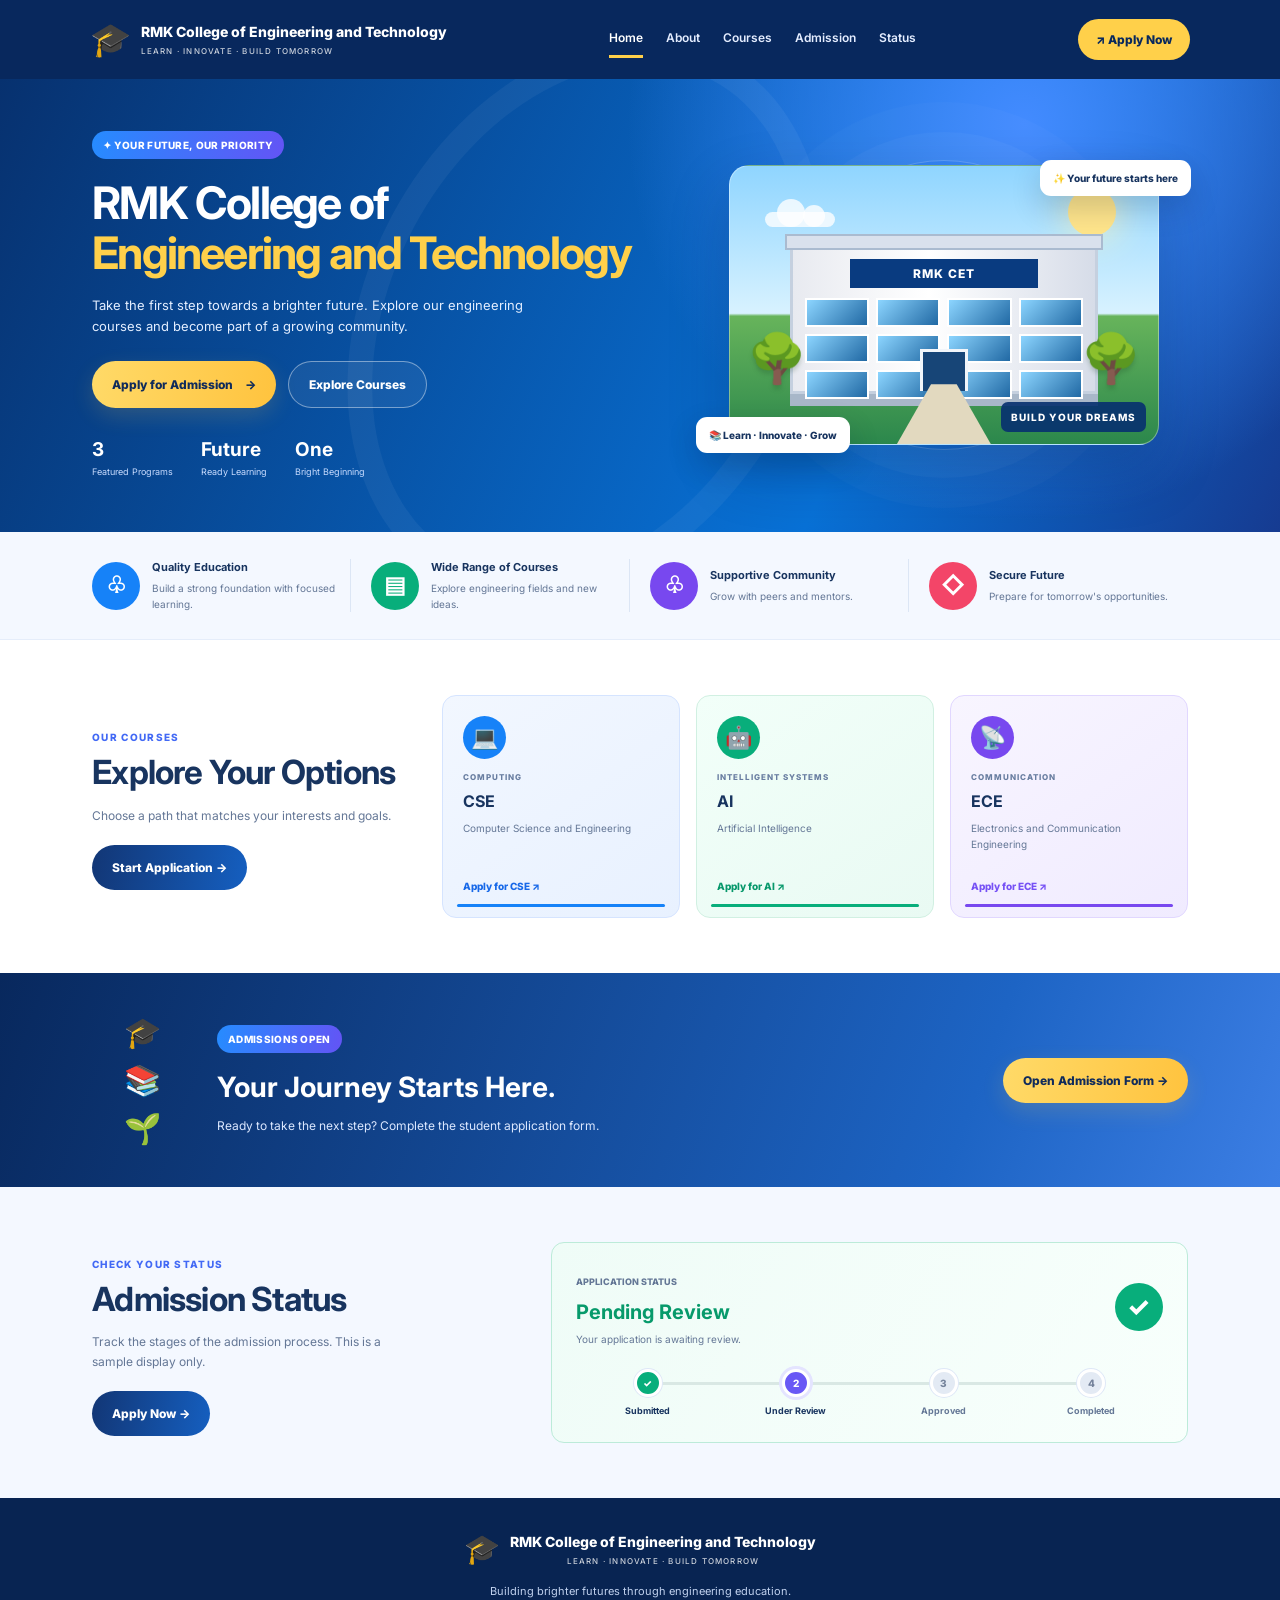
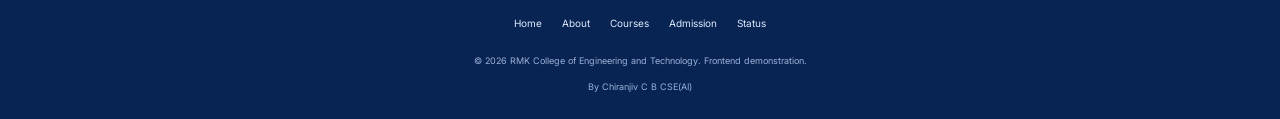
<file: index.html>
<!DOCTYPE html>
<html lang="en">
<head>
  <meta charset="UTF-8">
  <meta name="viewport" content="width=device-width, initial-scale=1.0">
  <meta name="description" content="RMK College of Engineering and Technology admissions information and application form.">
  <title>RMK College of Engineering and Technology | Admissions</title>
  <link rel="stylesheet" href="style.css">
</head>
<body>
  <header class="navbar">
    <a class="brand" href="index.html" aria-label="RMK CET home">
      <span class="brand-icon">🎓</span>
      <span class="brand-name">RMK College of Engineering and Technology
        <small>LEARN · INNOVATE · BUILD TOMORROW</small>
      </span>
    </a>
    <nav aria-label="Main navigation">
      <a class="active" href="#home">Home</a>
      <a href="#about">About</a>
      <a href="#courses">Courses</a>
      <a href="admission.html">Admission</a>
      <a href="#status">Status</a>
    </nav>
    <a href="admission.html" class="nav-button">↗ Apply Now</a>
  </header>

  <main>
    <section class="hero" id="home">
      <div class="hero-content">
        <span class="eyebrow hero-eyebrow">✦ YOUR FUTURE, OUR PRIORITY</span>
        <h1>RMK College of<br><span>Engineering and Technology</span></h1>
        <p>Take the first step towards a brighter future. Explore our engineering courses and become part of a growing community.</p>
        <div class="hero-actions">
          <a href="admission.html" class="button primary">Apply for Admission <span>→</span></a>
          <a href="#courses" class="button secondary">Explore Courses</a>
        </div>
        <div class="hero-stats">
          <div><strong>3</strong><small>Featured Programs</small></div>
          <div><strong>Future</strong><small>Ready Learning</small></div>
          <div><strong>One</strong><small>Bright Beginning</small></div>
        </div>
      </div>
      <div class="hero-visual" aria-label="Illustration of a college campus">
        <div class="orbit"></div>
        <div class="campus-art">
          <div class="sun"></div>
          <div class="cloud cloud-a"></div><div class="cloud cloud-b"></div>
          <div class="campus-building">
            <div class="building-roof"></div>
            <div class="building-sign">RMK CET</div>
            <div class="building-windows">
              <i></i><i></i><i></i><i></i><i></i><i></i><i></i><i></i><i></i><i></i><i></i><i></i>
            </div>
            <div class="building-entrance"></div>
          </div>
          <div class="tree tree-left">🌳</div><div class="tree tree-right">🌳</div>
          <div class="pathway"></div>
          <div class="campus-caption">BUILD YOUR DREAMS</div>
        </div>
        <div class="floating-note note-one">✨ Your future starts here</div>
        <div class="floating-note note-two">📚 Learn · Innovate · Grow</div>
      </div>
    </section>

    <section class="features" id="about">
      <article class="feature">
        <span class="feature-icon blue">♧</span>
        <div><h3>Quality Education</h3><p>Build a strong foundation with focused learning.</p></div>
      </article>
      <article class="feature">
        <span class="feature-icon green">▤</span>
        <div><h3>Wide Range of Courses</h3><p>Explore engineering fields and new ideas.</p></div>
      </article>
      <article class="feature">
        <span class="feature-icon purple">♧</span>
        <div><h3>Supportive Community</h3><p>Grow with peers and mentors.</p></div>
      </article>
      <article class="feature">
        <span class="feature-icon coral">◇</span>
        <div><h3>Secure Future</h3><p>Prepare for tomorrow's opportunities.</p></div>
      </article>
    </section>

    <section class="section courses-section" id="courses">
      <div class="course-intro">
        <span class="eyebrow">OUR COURSES</span>
        <h2>Explore Your Options</h2>
        <p>Choose a path that matches your interests and goals.</p>
        <a href="admission.html" class="button dark-button">Start Application →</a>
      </div>
      <div class="course-grid">
        <article class="course-card course-blue">
          <div class="course-icon">💻</div><span class="course-label">COMPUTING</span>
          <h3>CSE</h3><p>Computer Science and Engineering</p>
          <a href="admission.html">Apply for CSE ↗</a>
          <div class="card-line"></div>
        </article>
        <article class="course-card course-green">
          <div class="course-icon">🤖</div><span class="course-label">INTELLIGENT SYSTEMS</span>
          <h3>AI</h3><p>Artificial Intelligence</p>
          <a href="admission.html">Apply for AI ↗</a>
          <div class="card-line"></div>
        </article>
        <article class="course-card course-purple">
          <div class="course-icon">📡</div><span class="course-label">COMMUNICATION</span>
          <h3>ECE</h3><p>Electronics and Communication Engineering</p>
          <a href="admission.html">Apply for ECE ↗</a>
          <div class="card-line"></div>
        </article>
      </div>
    </section>

    <section class="admission-banner">
      <div class="banner-art"><span>🎓</span><span>📚</span><span>🌱</span></div>
      <div>
        <span class="eyebrow hero-eyebrow">ADMISSIONS OPEN</span>
        <h2>Your Journey Starts Here.</h2>
        <p>Ready to take the next step? Complete the student application form.</p>
      </div>
      <a href="admission.html" class="button primary">Open Admission Form →</a>
    </section>

    <section class="section status-section" id="status">
      <div class="status-intro">
        <span class="eyebrow">CHECK YOUR STATUS</span>
        <h2>Admission Status</h2>
        <p>Track the stages of the admission process. This is a sample display only.</p>
        <a href="admission.html" class="button dark-button">Apply Now →</a>
      </div>
      <div class="status-card">
        <div class="status-top">
          <div><small>APPLICATION STATUS</small><h3>Pending Review</h3><p>Your application is awaiting review.</p></div>
          <span class="status-check">✓</span>
        </div>
        <div class="progress-track">
          <div class="progress-step completed"><span>✓</span><strong>Submitted</strong></div>
          <div class="progress-step current"><span>2</span><strong>Under Review</strong></div>
          <div class="progress-step"><span>3</span><strong>Approved</strong></div>
          <div class="progress-step"><span>4</span><strong>Completed</strong></div>
        </div>
      </div>
    </section>
  </main>

  <footer>
    <a class="brand footer-brand" href="index.html"><span class="brand-icon">🎓</span><span class="brand-name">RMK College of Engineering and Technology<small>LEARN · INNOVATE · BUILD TOMORROW</small></span></a>
    <p>Building brighter futures through engineering education.</p>
    <div class="footer-links"><a href="#home">Home</a><a href="#about">About</a><a href="#courses">Courses</a><a href="admission.html">Admission</a><a href="#status">Status</a></div>
    <small>© 2026 RMK College of Engineering and Technology. Frontend demonstration.<br>
      By Chiranjiv C B CSE(AI)
    </small>
  </footer>
</body>
</html>
</file>
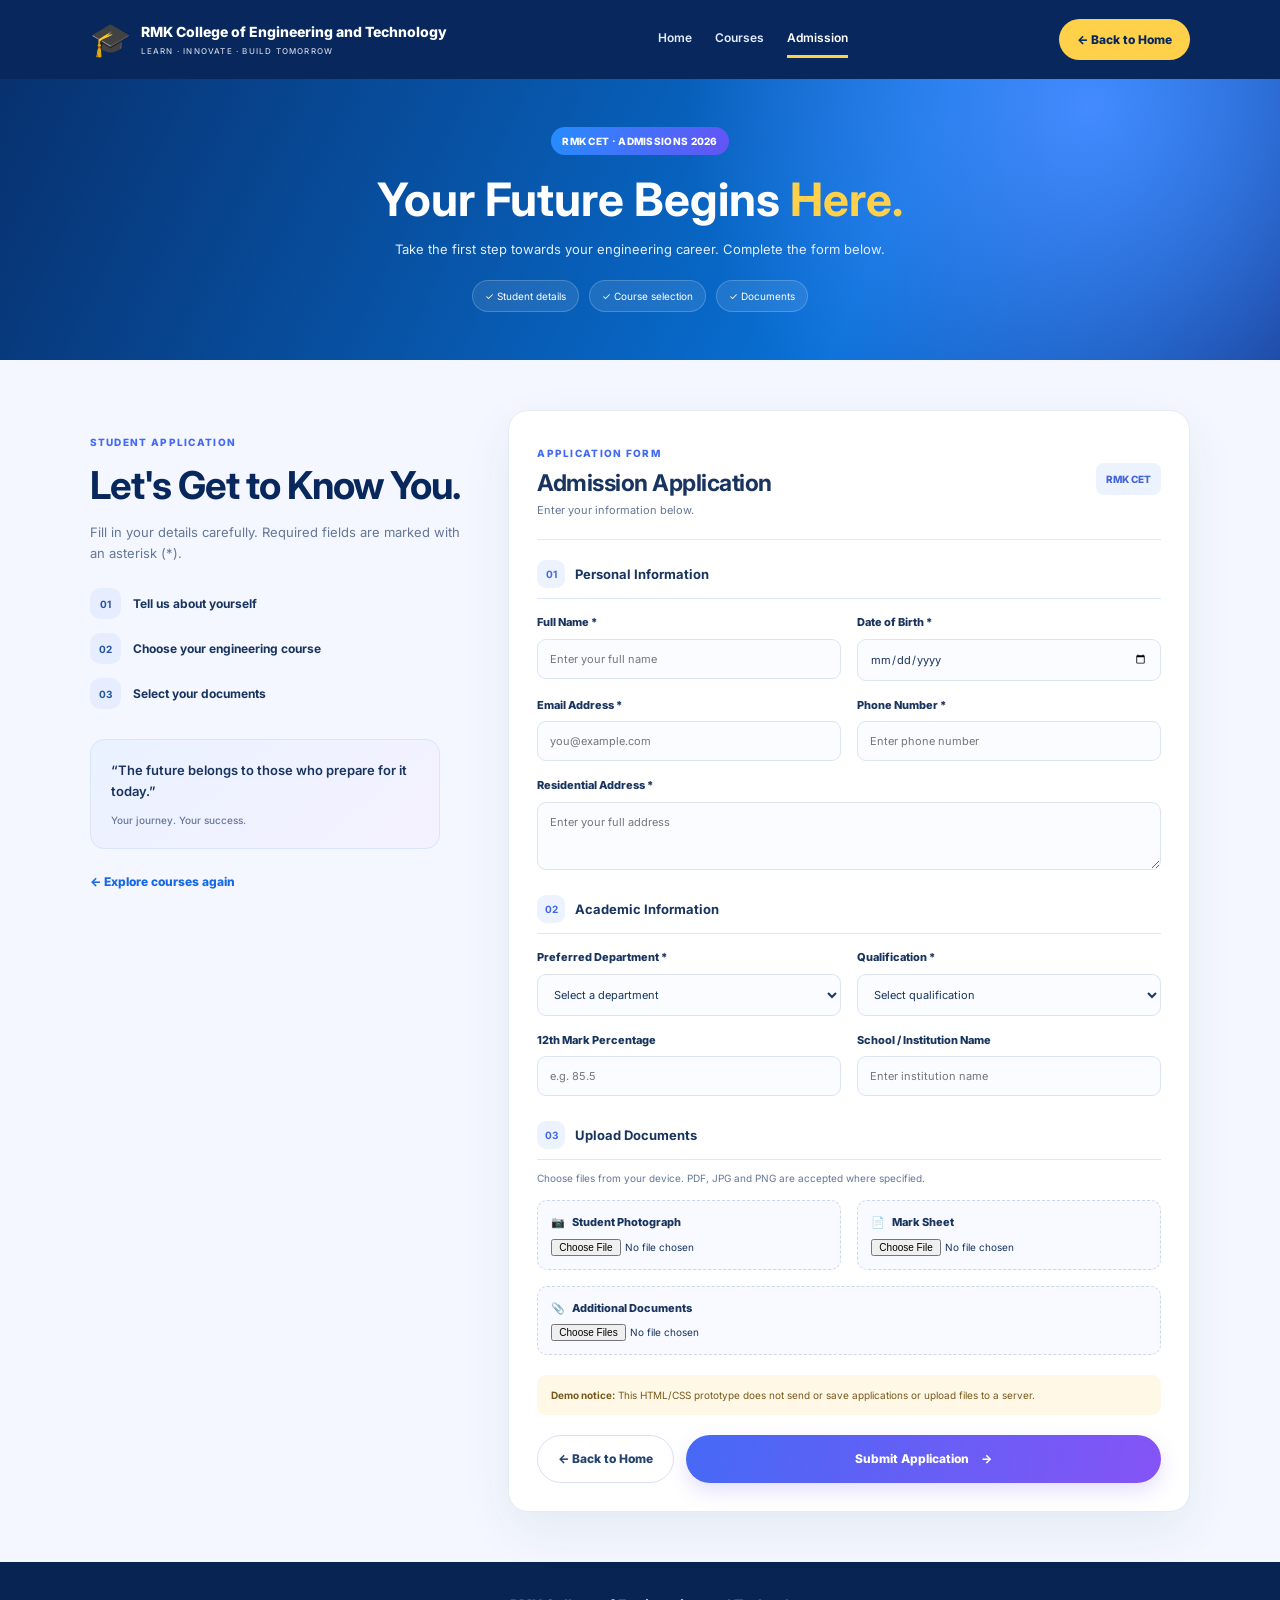
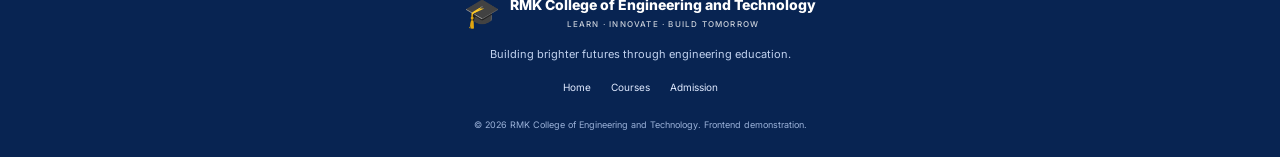
<file: admission.html>
<!DOCTYPE html>
<html lang="en">
<head>
  <meta charset="UTF-8">
  <meta name="viewport" content="width=device-width, initial-scale=1.0">
  <meta name="description" content="Student admission application form for RMK CET.">
  <title>Admission Application | RMK CET</title>
  <link rel="stylesheet" href="style.css">
</head>
<body class="admission-body">
  <header class="navbar">
    <a class="brand" href="index.html" aria-label="RMK CET home">
      <span class="brand-icon">🎓</span>
      <span class="brand-name">RMK College of Engineering and Technology
        <small>LEARN · INNOVATE · BUILD TOMORROW</small>
      </span>
    </a>
    <nav aria-label="Main navigation">
      <a href="index.html">Home</a><a href="index.html#courses">Courses</a><a class="active" href="admission.html">Admission</a>
    </nav>
    <a href="index.html" class="nav-button">← Back to Home</a>
  </header>

  <section class="admission-hero">
    <span class="eyebrow hero-eyebrow">RMK CET · ADMISSIONS 2026</span>
    <h1>Your Future Begins <span>Here.</span></h1>
    <p>Take the first step towards your engineering career. Complete the form below.</p>
    <div class="admission-hero-pills"><span>✓ Student details</span><span>✓ Course selection</span><span>✓ Documents</span></div>
  </section>

  <main class="admission-page">
    <aside class="form-intro">
      <span class="eyebrow">STUDENT APPLICATION</span>
      <h2>Let's Get to Know You.</h2>
      <p>Fill in your details carefully. Required fields are marked with an asterisk (*).</p>
      <div class="admission-benefits">
        <p><span>01</span> Tell us about yourself</p>
        <p><span>02</span> Choose your engineering course</p>
        <p><span>03</span> Select your documents</p>
      </div>
      <div class="quote-card">“The future belongs to those who prepare for it today.”<small>Your journey. Your success.</small></div>
      <a href="index.html#courses" class="back-link">← Explore courses again</a>
    </aside>

    <section class="form-card">
      <div class="form-heading">
        <div><span class="eyebrow">APPLICATION FORM</span><h2>Admission Application</h2><p>Enter your information below.</p></div>
        <span class="form-number">RMK CET</span>
      </div>

      <form action="#" method="get">
        <h3 class="form-section-title"><span>01</span> Personal Information</h3>
        <div class="form-grid">
          <div class="field"><label for="name">Full Name *</label><input type="text" id="name" name="name" placeholder="Enter your full name" autocomplete="name" required></div>
          <div class="field"><label for="dob">Date of Birth *</label><input type="date" id="dob" name="dob" required></div>
          <div class="field"><label for="email">Email Address *</label><input type="email" id="email" name="email" placeholder="you@example.com" autocomplete="email" required></div>
          <div class="field"><label for="phone">Phone Number *</label><input type="tel" id="phone" name="phone" placeholder="Enter phone number" autocomplete="tel" required></div>
          <div class="field full"><label for="address">Residential Address *</label><textarea id="address" name="address" rows="3" placeholder="Enter your full address" required></textarea></div>
        </div>

        <h3 class="form-section-title"><span>02</span> Academic Information</h3>
        <div class="form-grid">
          <div class="field"><label for="course">Preferred Department *</label>
            <select id="course" name="course" required>
              <option value="">Select a department</option>
              <option value="CSE">CSE — Computer Science and Engineering</option>
              <option value="AI">AI — Artificial Intelligence</option>
              <option value="ECE">ECE — Electronics and Communication Engineering</option>
            </select>
          </div>
          <div class="field"><label for="qualification">Qualification *</label>
            <select id="qualification" name="qualification" required>
              <option value="">Select qualification</option><option value="12th">12th Standard / HSC</option><option value="diploma">Diploma</option>
            </select>
          </div>
          <div class="field"><label for="marks">12th Mark Percentage</label><input type="number" id="marks" name="marks" min="0" max="100" step="0.01" placeholder="e.g. 85.5"></div>
          <div class="field"><label for="school">School / Institution Name</label><input type="text" id="school" name="school" placeholder="Enter institution name"></div>
        </div>

        <h3 class="form-section-title"><span>03</span> Upload Documents</h3>
        <p class="upload-help">Choose files from your device. PDF, JPG and PNG are accepted where specified.</p>
        <div class="upload-grid">
          <div class="upload-box"><label for="photo"><span class="upload-symbol">📷</span> Student Photograph</label><input type="file" id="photo" name="photo" accept="image/*"></div>
          <div class="upload-box"><label for="marksheet"><span class="upload-symbol">📄</span> Mark Sheet</label><input type="file" id="marksheet" name="marksheet" accept=".pdf,.jpg,.jpeg,.png"></div>
          <div class="upload-box full"><label for="documents"><span class="upload-symbol">📎</span> Additional Documents</label><input type="file" id="documents" name="documents" accept=".pdf,.jpg,.jpeg,.png" multiple></div>
        </div>

        <div class="notice"><strong>Demo notice:</strong> This HTML/CSS prototype does not send or save applications or upload files to a server.</div>
        <div class="form-actions"><a href="index.html" class="button secondary-dark">← Back to Home</a><button type="submit" class="button primary submit-button">Submit Application <span>→</span></button></div>
      </form>
    </section>
  </main>

  <footer>
    <a class="brand footer-brand" href="index.html"><span class="brand-icon">🎓</span><span class="brand-name">RMK College of Engineering and Technology<small>LEARN · INNOVATE · BUILD TOMORROW</small></span></a>
    <p>Building brighter futures through engineering education.</p>
    <div class="footer-links"><a href="index.html">Home</a><a href="index.html#courses">Courses</a><a href="admission.html">Admission</a></div>
    <small>© 2026 RMK College of Engineering and Technology. Frontend demonstration.</small>
  </footer>
</body>
</html>
</file>
<file: style.css>
@import url('https://fonts.googleapis.com/css2?family=Inter:wght@400;500;600;700;800&display=swap');

:root {
  --navy: #08285d;
  --navy-deep: #071e46;
  --blue: #1768e8;
  --blue-light: #4c8dff;
  --purple: #7651f5;
  --yellow: #ffd04a;
  --text: #18345f;
  --muted: #647796;
  --border: #dfe8f7;
  --white: #fff;
}
* { margin: 0; padding: 0; box-sizing: border-box; }
html { scroll-behavior: smooth; }
body { font-family: 'Inter', Arial, sans-serif; color: var(--text); background: #f6f9ff; line-height: 1.6; }
a { text-decoration: none; }
.navbar { min-height: 76px; padding: 13px 7%; display: flex; align-items: center; justify-content: space-between; gap: 22px; background: var(--navy); color: white; }
.brand { display: flex; align-items: center; gap: 10px; color: white; min-width: 0; }
.brand-icon { font-size: 33px; }
.brand-name { font-size: 14px; font-weight: 800; line-height: 1.25; }
.brand small { display: block; font-size: 8px; letter-spacing: 1.2px; font-weight: 500; opacity: .78; margin-top: 5px; }
nav { display: flex; flex-wrap: wrap; align-items: center; gap: 23px; }
nav a { color: #e4edff; font-size: 12px; font-weight: 600; padding: 8px 0; border-bottom: 3px solid transparent; }
nav a:hover, nav a.active { color: white; border-bottom-color: var(--yellow); }
.nav-button { white-space: nowrap; background: var(--yellow); color: var(--navy); padding: 11px 18px; border-radius: 30px; font-size: 12px; font-weight: 800; }
.nav-button:hover { filter: brightness(1.04); transform: translateY(-1px); }

.hero { min-height: 420px; padding: 52px 7.2%; display: grid; grid-template-columns: 1.08fr .92fr; align-items: center; gap: 35px; color: white; overflow: hidden; position: relative; background: radial-gradient(circle at 80% 10%, #438bff 0, transparent 36%), linear-gradient(115deg, #07316f, #0871d6 68%, #163b91); }
.hero:before { content: ""; position: absolute; width: 390px; height: 540px; right: 37%; top: -55px; border-radius: 50%; border: 25px solid #ffffff0c; transform: rotate(28deg); }
.hero-content, .hero-visual { position: relative; z-index: 1; }
.eyebrow { display: inline-block; margin-bottom: 12px; color: #4269f5; font-size: 10px; font-weight: 800; letter-spacing: 1.3px; }
.hero-eyebrow { color: white; padding: 6px 11px; border-radius: 25px; background: linear-gradient(100deg, #268cff, #6354f5); letter-spacing: .3px; }
.hero h1 { font-size: clamp(34px, 3.5vw, 52px); letter-spacing: -1.8px; line-height: 1.12; margin: 7px 0 17px; }
.hero h1 span { color: var(--yellow); }
.hero-content > p { max-width: 480px; font-size: 13px; color: #e3eeff; }
.hero-actions { display: flex; flex-wrap: wrap; gap: 12px; margin-top: 24px; }
.button { display: inline-flex; justify-content: center; align-items: center; gap: 12px; padding: 13px 20px; border: 0; border-radius: 30px; font-family: inherit; font-size: 12px; font-weight: 800; cursor: pointer; transition: transform .2s, box-shadow .2s; }
.button:hover { transform: translateY(-2px); }
.primary { color: #102b5b; background: linear-gradient(100deg, #ffda68, #ffc33e); box-shadow: 0 8px 22px #ffce4c28; }
.secondary { color: white; border: 1px solid #ffffff6b; background: #ffffff10; }
.dark-button { color: white; background: linear-gradient(100deg, #123675, #155fc0); }
.hero-stats { display: flex; gap: 28px; margin-top: 27px; }
.hero-stats strong { display: block; font-size: 19px; }
.hero-stats small { display: block; font-size: 9px; color: #c9dcff; }

.hero-visual { min-height: 300px; display: flex; justify-content: center; align-items: center; }
.orbit { position: absolute; width: 290px; height: 290px; border: 1px solid #ffffff35; border-radius: 50%; box-shadow: 0 0 0 28px #ffffff08, 0 0 0 58px #ffffff05; }
.campus-art { position: relative; width: min(100%, 430px); height: 280px; overflow: hidden; border: 1px solid #ffffff5c; border-radius: 20px; background: linear-gradient(#8fd5ff 0%, #d8f2ff 53%, #67b45b 54%, #2b874c 100%); box-shadow: 0 25px 60px #061d473d; }
.sun { position: absolute; width: 48px; height: 48px; border-radius: 50%; background: #ffe58b; right: 42px; top: 22px; box-shadow: 0 0 40px #fff4b8; }
.cloud { position: absolute; height: 15px; width: 70px; background: #ffffffc9; border-radius: 30px; top: 46px; }
.cloud:before, .cloud:after { content: ""; position: absolute; bottom: 0; border-radius: 50%; background: inherit; }
.cloud:before { width: 28px; height: 28px; left: 12px; }
.cloud:after { width: 22px; height: 22px; right: 10px; }
.cloud-a { left: 35px; }.cloud-b { right: 105px; top: 78px; transform: scale(.7); }
.campus-building { position: absolute; bottom: 50px; left: 14%; width: 72%; height: 150px; background: linear-gradient(90deg, #e8eaf0, #fff 45%, #d6dce8); border: 3px solid #c5d0df; box-shadow: 0 12px 0 #a8b7c9; }
.building-roof { position: absolute; left: -8px; right: -8px; top: -13px; height: 16px; background: #d9e1ed; border: 2px solid #aabbd0; }
.building-sign { margin: 12px auto 10px; width: 62%; padding: 5px; background: #093b80; color: white; text-align: center; font-size: 12px; font-weight: 800; letter-spacing: 1px; }
.building-windows { display: grid; grid-template-columns: repeat(4, 1fr); gap: 7px; padding: 0 12px; }
.building-windows i { display: block; height: 29px; background: linear-gradient(135deg, #8cd5ff, #2169a4); border: 2px solid white; }
.building-entrance { position: absolute; bottom: 0; left: 42%; width: 16%; height: 42px; background: #174577; border: 3px solid #f1f5fa; border-bottom: 0; }
.tree { position: absolute; bottom: 47px; font-size: 48px; filter: drop-shadow(0 4px 2px #123c2033); }
.tree-left { left: 4%; }.tree-right { right: 4%; }
.pathway { position: absolute; bottom: -30px; left: 35%; width: 30%; height: 90px; background: #e2d9bf; clip-path: polygon(40% 0, 60% 0, 100% 100%, 0 100%); }
.campus-caption { position: absolute; right: 12px; bottom: 12px; color: white; background: #07316fe8; padding: 7px 10px; border-radius: 7px; font-size: 10px; font-weight: 800; letter-spacing: 1px; }
.floating-note { position: absolute; padding: 10px 13px; border-radius: 11px; background: white; color: var(--text); box-shadow: 0 12px 30px #06163130; font-size: 10px; font-weight: 800; }
.note-one { top: 5px; right: -3px; }.note-two { bottom: 2px; left: -4px; }

.features { display: grid; grid-template-columns: repeat(4, 1fr); gap: 20px; padding: 27px 7.2%; background: #f4f8ff; border-bottom: 1px solid #e5edfa; }
.feature { display: flex; align-items: center; gap: 12px; padding-right: 14px; border-right: 1px solid #dce6f5; }
.feature:last-child { border-right: 0; }
.feature-icon { width: 48px; height: 48px; flex-shrink: 0; display: grid; place-items: center; border-radius: 50%; color: white; font-size: 23px; font-weight: 800; }
.blue { background: #1682f8; }.green { background: #08ae7b; }.purple { background: #7848ef; }.coral { background: #f34568; }
.feature h3 { font-size: 11px; margin-bottom: 4px; }.feature p { color: var(--muted); font-size: 10px; }

.section { padding: 55px 7.2%; scroll-margin-top: 20px; }
.courses-section { display: grid; grid-template-columns: .95fr 2.25fr; align-items: center; gap: 35px; background: white; }
.course-intro h2, .status-intro h2 { font-size: clamp(25px, 2.6vw, 34px); line-height: 1.2; letter-spacing: -.8px; margin-bottom: 13px; }
.course-intro p, .status-intro p { color: var(--muted); font-size: 12px; max-width: 300px; margin-bottom: 20px; }
.course-intro .eyebrow, .status-intro .eyebrow { margin-bottom: 8px; }
.course-grid { display: grid; grid-template-columns: repeat(3, minmax(0, 1fr)); gap: 16px; }
.course-card { padding: 20px; border: 1px solid var(--border); border-radius: 14px; position: relative; overflow: hidden; transition: transform .2s, box-shadow .2s; }
.course-card:hover { transform: translateY(-5px); box-shadow: 0 15px 30px #18345f12; }
.course-blue { background: linear-gradient(145deg, #f2f7ff, #e8f1ff); border-color: #d5e4ff; }
.course-green { background: linear-gradient(145deg, #f2fff9, #e9faf3); border-color: #d1f0e2; }
.course-purple { background: linear-gradient(145deg, #f8f5ff, #f0ebff); border-color: #e1d7ff; }
.course-icon { display: grid; place-items: center; width: 43px; height: 43px; border-radius: 50%; color: white; background: #1682f8; font-size: 22px; margin-bottom: 12px; }
.course-green .course-icon { background: #08ae7b; }.course-purple .course-icon { background: #7848ef; }
.course-label { display: block; color: #687da0; font-size: 8px; font-weight: 800; letter-spacing: 1px; }
.course-card h3 { font-size: 16px; margin: 5px 0; }
.course-card p { min-height: 46px; font-size: 10px; color: var(--muted); }
.course-card a { display: inline-block; margin-top: 12px; color: #1768e8; font-size: 10px; font-weight: 800; }
.course-green a { color: #07986b; }.course-purple a { color: #7651f5; }
.card-line { height: 3px; position: absolute; bottom: 10px; left: 14px; right: 14px; border-radius: 5px; background: #1682f8; }
.course-green .card-line { background: #08ae7b; }.course-purple .card-line { background: #7848ef; }

.admission-banner { padding: 35px 7.2%; display: flex; align-items: center; gap: 25px; color: white; background: linear-gradient(110deg, #08285d, #1d64c4 75%, #3c7ee4); }
.admission-banner h2 { font-size: 28px; margin-bottom: 6px; }.admission-banner p { color: #dce8ff; font-size: 12px; }
.banner-art { min-width: 100px; display: flex; flex-direction: column; align-items: center; gap: 0; font-size: 30px; }
.admission-banner > div:nth-child(2) { flex: 1; }

.status-section { display: grid; grid-template-columns: .8fr 1.2fr; align-items: center; gap: 35px; background: #f4f8ff; }
.status-card { background: linear-gradient(120deg, #effcf7, #f8fffc); border: 1px solid #bcebd9; border-radius: 13px; padding: 24px; }
.status-top { display: flex; align-items: center; justify-content: space-between; gap: 15px; padding-bottom: 22px; }
.status-top small { font-size: 9px; color: var(--muted); font-weight: 800; }.status-top h3 { font-size: 20px; color: #079a6b; margin: 3px 0; }.status-top p { color: var(--muted); font-size: 10px; }
.status-check { display: grid; place-items: center; width: 48px; height: 48px; border-radius: 50%; background: #08ae7b; color: white; font-size: 26px; font-weight: 800; }
.progress-track { display: grid; grid-template-columns: repeat(4, 1fr); position: relative; gap: 5px; }
.progress-track:before { content: ""; position: absolute; height: 3px; top: 13px; left: 12%; right: 12%; background: #d9e8e4; }
.progress-step { display: flex; flex-direction: column; align-items: center; gap: 7px; text-align: center; position: relative; z-index: 1; }
.progress-step span { display: grid; place-items: center; width: 28px; height: 28px; border-radius: 50%; border: 3px solid white; background: #e3eaf4; color: #74829b; box-shadow: 0 0 0 1px #dfe8f7; font-size: 10px; font-weight: 800; }
.progress-step.completed span { background: #08ae7b; color: white; }.progress-step.current span { background: #6958f5; color: white; box-shadow: 0 0 0 3px #e4e4ff; }
.progress-step strong { font-size: 9px; }.progress-step:not(.completed):not(.current) strong { color: var(--muted); }

footer { padding: 28px 7.2% 22px; text-align: center; color: white; background: #082452; }
.footer-brand { justify-content: center; }.footer-brand .brand-icon { font-size: 29px; }
footer > p { font-size: 11px; color: #c1d2ef; margin: 10px 0; }
.footer-links { display: flex; justify-content: center; flex-wrap: wrap; gap: 20px; margin: 15px 0; }
.footer-links a { color: #e0eaff; font-size: 10px; }footer > small { color: #9bb2d9; font-size: 9px; }

/* Separate admission page */
.admission-body { background: #f4f7ff; }
.admission-hero { text-align: center; padding: 48px 20px; color: white; background: radial-gradient(circle at 85% 10%, #438bff 0, transparent 36%), linear-gradient(115deg, #07316f, #0871d6 68%, #163b91); }
.admission-hero h1 { font-size: clamp(32px, 4vw, 46px); line-height: 1.2; margin: 5px 0 12px; }
.admission-hero h1 span { color: var(--yellow); }.admission-hero p { color: #e3eeff; font-size: 13px; }
.admission-hero-pills { display: flex; justify-content: center; flex-wrap: wrap; gap: 10px; margin-top: 20px; }
.admission-hero-pills span { background: #ffffff18; border: 1px solid #ffffff30; border-radius: 30px; padding: 7px 12px; font-size: 10px; }
.admission-page { display: grid; grid-template-columns: .72fr 1.28fr; gap: 35px; align-items: start; padding: 50px 7%; }
.form-intro { padding-top: 18px; }.form-intro h2 { color: var(--navy); font-size: clamp(28px, 3vw, 39px); line-height: 1.2; margin-bottom: 14px; letter-spacing: -1px; }
.form-intro > p { color: var(--muted); font-size: 13px; }
.admission-benefits { margin-top: 25px; }.admission-benefits p { display: flex; align-items: center; gap: 12px; margin-bottom: 14px; font-size: 12px; font-weight: 700; }
.admission-benefits span { display: grid; place-items: center; width: 31px; height: 31px; flex-shrink: 0; background: #e5edff; color: #2454a0; border-radius: 10px; font-size: 10px; }
.quote-card { max-width: 350px; margin-top: 30px; padding: 20px; border: 1px solid #d9e5fb; border-radius: 14px; background: linear-gradient(140deg, #eaf2ff, #f5f1ff); font-size: 13px; font-weight: 600; }
.quote-card small { display: block; margin-top: 10px; color: var(--muted); font-size: 10px; font-weight: 500; }
.back-link { display: inline-block; margin-top: 23px; color: #1768e8; font-size: 12px; font-weight: 800; }
.form-card { min-width: 0; padding: 28px; border: 1px solid #e4ebf7; border-radius: 20px; background: white; box-shadow: 0 18px 50px #17355c12; }
.form-heading { display: flex; align-items: center; justify-content: space-between; gap: 12px; padding-bottom: 20px; margin-bottom: 20px; border-bottom: 1px solid var(--border); }
.form-heading .eyebrow { margin-bottom: 4px; }.form-heading h2 { font-size: 23px; letter-spacing: -.5px; }.form-heading p { color: var(--muted); font-size: 11px; }
.form-number { padding: 8px 10px; border-radius: 8px; background: #edf2ff; color: #4265d8; font-size: 10px; font-weight: 800; white-space: nowrap; }
.form-section-title { display: flex; align-items: center; gap: 10px; margin: 25px 0 15px; padding-bottom: 10px; border-bottom: 1px solid var(--border); font-size: 13px; }
.form-section-title:first-of-type { margin-top: 0; }.form-section-title span { display: grid; place-items: center; width: 28px; height: 28px; border-radius: 9px; background: #edf2ff; color: #4167e8; font-size: 10px; }
.form-grid, .upload-grid { display: grid; grid-template-columns: repeat(2, minmax(0, 1fr)); gap: 16px; }.field { min-width: 0; }.field label, .upload-box > label { display: block; margin-bottom: 7px; font-size: 11px; font-weight: 800; }
.field input, .field select, .field textarea { display: block; width: 100%; min-width: 0; padding: 12px; border: 1px solid #dce4f1; border-radius: 9px; background: #fbfcff; color: var(--text); font-family: inherit; font-size: 11px; outline: none; transition: border-color .2s, box-shadow .2s; }
.field input:focus, .field select:focus, .field textarea:focus { border-color: #6885fa; box-shadow: 0 0 0 3px #6885fa20; }.field textarea { resize: vertical; }.full { grid-column: 1 / -1; }
.upload-help { color: var(--muted); font-size: 10px; margin: -5px 0 14px; }.upload-box { min-width: 0; padding: 13px; border: 1px dashed #cbd7ef; border-radius: 10px; background: #f8faff; }.upload-box input { display: block; width: 100%; min-width: 0; font-family: inherit; font-size: 10px; }.upload-symbol { margin-right: 5px; }
.notice { margin-top: 20px; padding: 12px 14px; border-radius: 9px; background: #fff8e6; color: #78591a; font-size: 10px; line-height: 1.6; }
.form-actions { display: flex; flex-wrap: wrap; gap: 12px; margin-top: 20px; }.secondary-dark { border: 1px solid #d8e1f2; color: #24436f; background: white; }.form-actions .submit-button { flex: 1; margin-top: 0; border-radius: 30px; background: linear-gradient(100deg, #4669f5, #8554f6); color: white; box-shadow: 0 8px 20px #6d5cf630; }

@media (max-width: 1000px) {
  .navbar { flex-wrap: wrap; }.navbar nav { order: 3; width: 100%; justify-content: center; }
  .hero { padding: 45px 5%; gap: 20px; }.features { grid-template-columns: repeat(2, 1fr); }
  .courses-section { grid-template-columns: 1fr; }.course-intro { max-width: 520px; }
  .status-section { grid-template-columns: 1fr; }.admission-page { grid-template-columns: 1fr; }.form-intro { padding-top: 0; }
}
@media (max-width: 650px) {
  .navbar { justify-content: center; padding: 16px 5%; }.brand { justify-content: center; text-align: left; }.navbar nav { gap: 13px; }.navbar nav a { font-size: 11px; }
  .hero { grid-template-columns: 1fr; text-align: center; padding: 45px 6%; }.hero h1 { font-size: 39px; }.hero-content > p { margin: auto; }.hero-actions, .hero-stats { justify-content: center; }
  .hero-visual { min-height: 280px; }.campus-art { max-width: 390px; }.floating-note { font-size: 9px; }.features { grid-template-columns: 1fr; padding: 25px 8%; }.feature { border-right: 0; }
  .section { padding: 45px 6%; }.course-grid { grid-template-columns: 1fr; }.course-card p { min-height: auto; }
  .admission-banner { flex-wrap: wrap; padding: 30px 7%; }.banner-art { min-width: 65px; font-size: 24px; }.admission-banner h2 { font-size: 24px; }
  .admission-page { padding: 32px 5%; }.form-card { padding: 20px 15px; }.form-heading h2 { font-size: 20px; }
  .form-grid, .upload-grid { grid-template-columns: 1fr; }.form-grid .full, .upload-grid .full { grid-column: auto; }.form-actions { flex-direction: column; }.form-actions .button { width: 100%; }
  .status-card { padding: 20px 12px; }.progress-track { gap: 2px; }.progress-step strong { font-size: 8px; }.progress-step span { width: 27px; height: 27px; }.progress-track:before { top: 13px; }
}
@media (prefers-reduced-motion: reduce) { html { scroll-behavior: auto; } *, *:before, *:after { transition: none !important; } }
</file>
